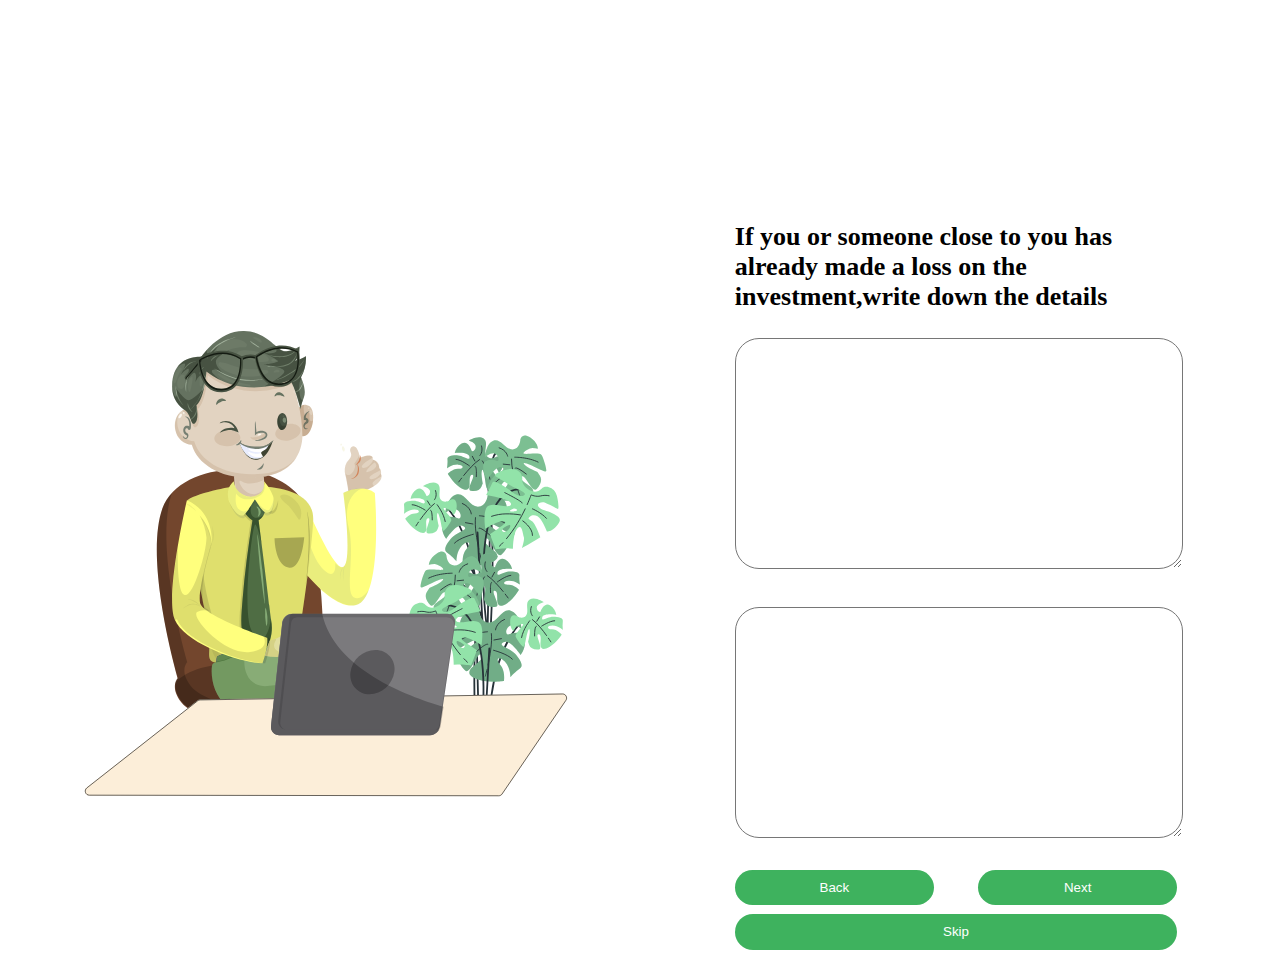
<file: Details/index.html>
<!DOCTYPE html>
<html lang="en">
<head>
    <meta charset="UTF-8">
    <meta http-equiv="X-UA-Compatible" content="IE=edge">
    <meta name="viewport" content="width=device-width, initial-scale=1.0">
    <link rel="stylesheet" href="../css/styles.css">
    <link rel="stylesheet" href="./style.css">
    <title>Details</title>
</head>
<body>
    <main>
        <section>
            <img class="imgmark" src="../img/details.svg" alt="details">
        </section>
        <section class="secondsect">
            <p class="field">
                <label for="comments" class="laberTitulo">
                    <p class="legent">If you or someone close to you has already made a loss on the investment,write down the details</p>
                </label>
                <textarea name="comments" id="comments" rows="5" maxlength="130" value required></textarea>
                <h3></h3>
                <textarea name="comments" id="comments" rows="5" maxlength="130" value required ></textarea>
            </p>
            <section class="btsection">
                <button onclick="location.href='/Invest/index.html'" id="backDetails" class="doisbotaoaccount hoverin">Back</button>
                <button onclick="textArea()" id="nextDetails" class="doisbotaoaccount hoverin">Next</button>
            </section>
            <button onclick="location.href='/Login/index.html'"class="skipbts hoverin" id="skip">Skip</button>
        </section>
    </main>
</body>
</html>
<script src="/Details/details.js" defer></script>
</file>
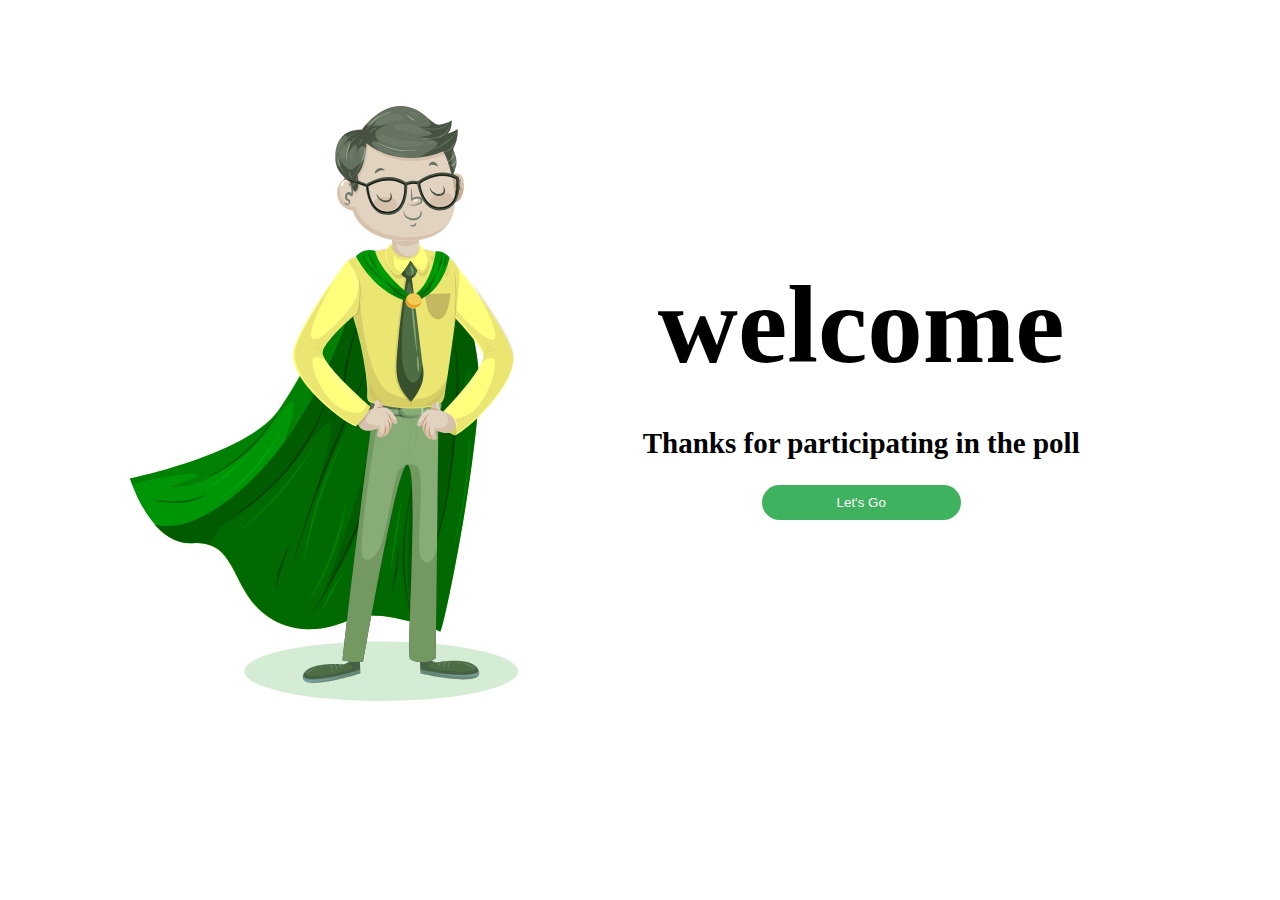
<file: Home/index.html>
<!DOCTYPE html>
<html lang="en">
<head>
    <meta charset="UTF-8">
    <meta http-equiv="X-UA-Compatible" content="IE=edge">
    <meta name="viewport" content="width=device-width, initial-scale=1.0">
    <link rel="stylesheet" href="../css/styles.css">
    <link rel="stylesheet" href="style.css">
    <title>Home</title>
</head>
<body>
    <main>
        <section class="imgall">
            <img class="imglo" src="../img/home.svg" alt="ImgUol">
        </section>
        <section class="secondsect">
            <p id="welcome">welcome</p>

            <p id="poll">Thanks for participating in the poll</p>

            <button onclick="location.href='/Markets/index.html'" class="btswelcome hoverin">Let's Go</button>
        </section>
    </main>
</body>
</html>
</file>
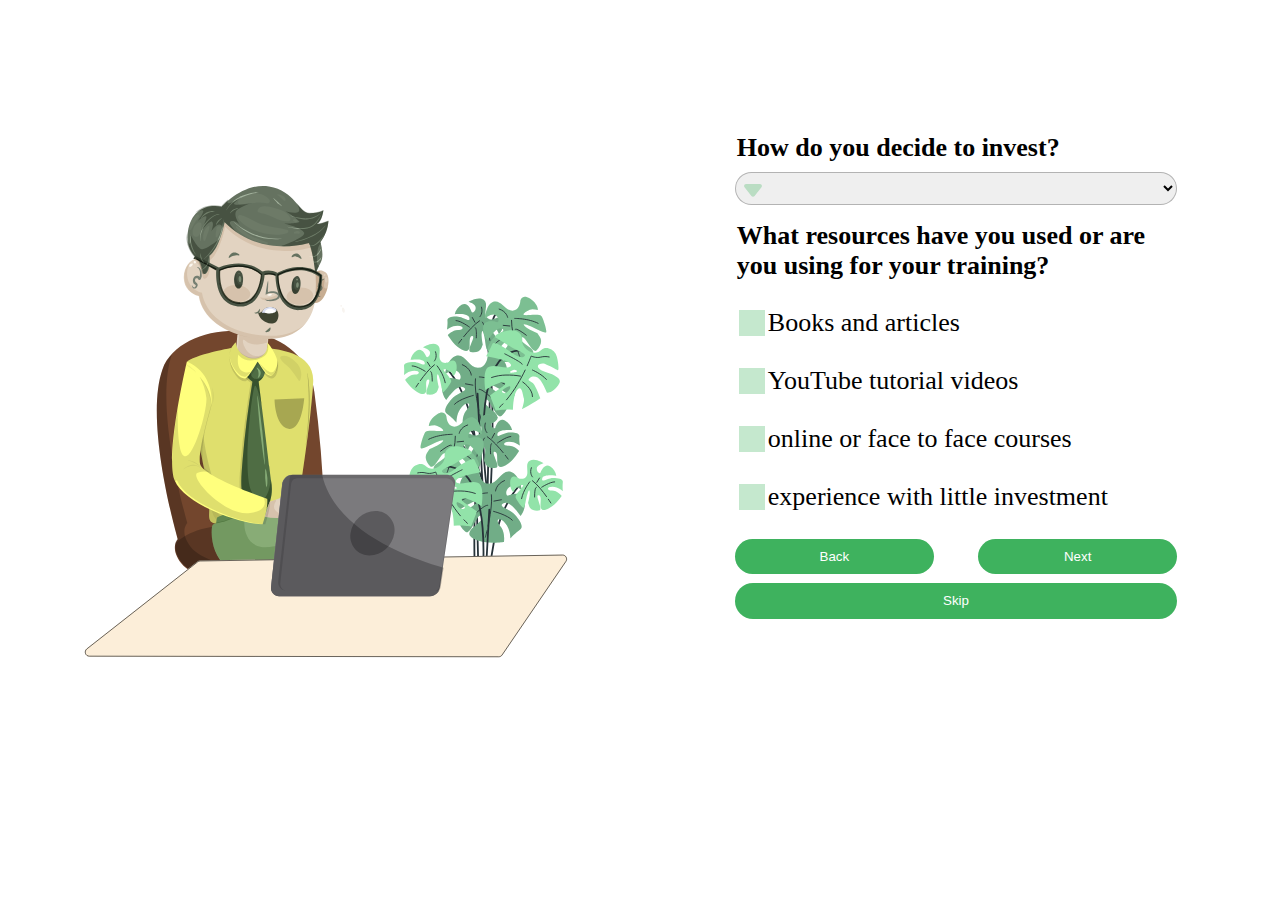
<file: Invest/index.html>
<!DOCTYPE html>
<html lang="en">
<head>
    <meta charset="UTF-8">
    <meta http-equiv="X-UA-Compatible" content="IE=edge">
    <meta name="viewport" content="width=device-width, initial-scale=1.0">
    <link rel="stylesheet" href="../css/styles.css">
    <link rel="stylesheet" href="./style.css">
    <title>Invest</title>
</head>
<body>
    <main>
        <section class="imgall">
            <img class="imgmark" src="../img/invest.svg" alt="invest">
        </section>
        <section class="secondsect">
            <form>
                <p class="field">
                    <label for="selectinvest"><legend class="legent">How do you decide to invest?</legend></label>
                    <select class="setinha" name="selectinvest" id="typeaccout" required >
                        <option value=""></option>
                        <option value="noaccount">I have not invested yet.</option>
                        <option value="haveaccount">I have invested</option>
                        <option value="analysisaccount">Account in invested</option>
                    </select>
                </p>
                <section>
                    <legend class="legent">What resources have you used or are you using for your training?</legend>
                    <p class="alinhar">
                        <input type="checkbox" name="investcoment" id="booksarticles" value="books articles"/>
                        <label for="booksarticles">Books and articles</label>
                    </p>
                    <p class="alinhar">
                        <input type="checkbox" name="investcoment" id="youtubevideos" value="youTube videos" />
                        <label for="youTubevideos">YouTube tutorial videos</label>
                    </p>
                    <p class="alinhar">
                        <input type="checkbox" name="investcoment" id="onlinecourses" value="online courses" />
                        <label for="onlinecourses">online or face to face courses </label>
                    </p>
                    <p class="alinhar">
                        <input type="checkbox" name="investcoment" id="litleinvestment" value="litle investment" />
                        <label for="litleinvestment">experience with little investment</label>
                    </p>
                </section>
                <section class="btsection">
                    <button onclick="location.href='/Account/index.html'" class="doisbotaoaccount hoverin">Back</button>
                    <button class="doisbotaoaccount hoverin" type="button" onclick="validarcheck()">Next</button>
                </section>
                <button onclick="location.href='/Details/index.html'" class="skipbts hoverin" id="skip">Skip</button>
            </form>
        </section>
    </main>
</body>
</html>
<script src="/Invest/invest.js" defer></script>
</file>
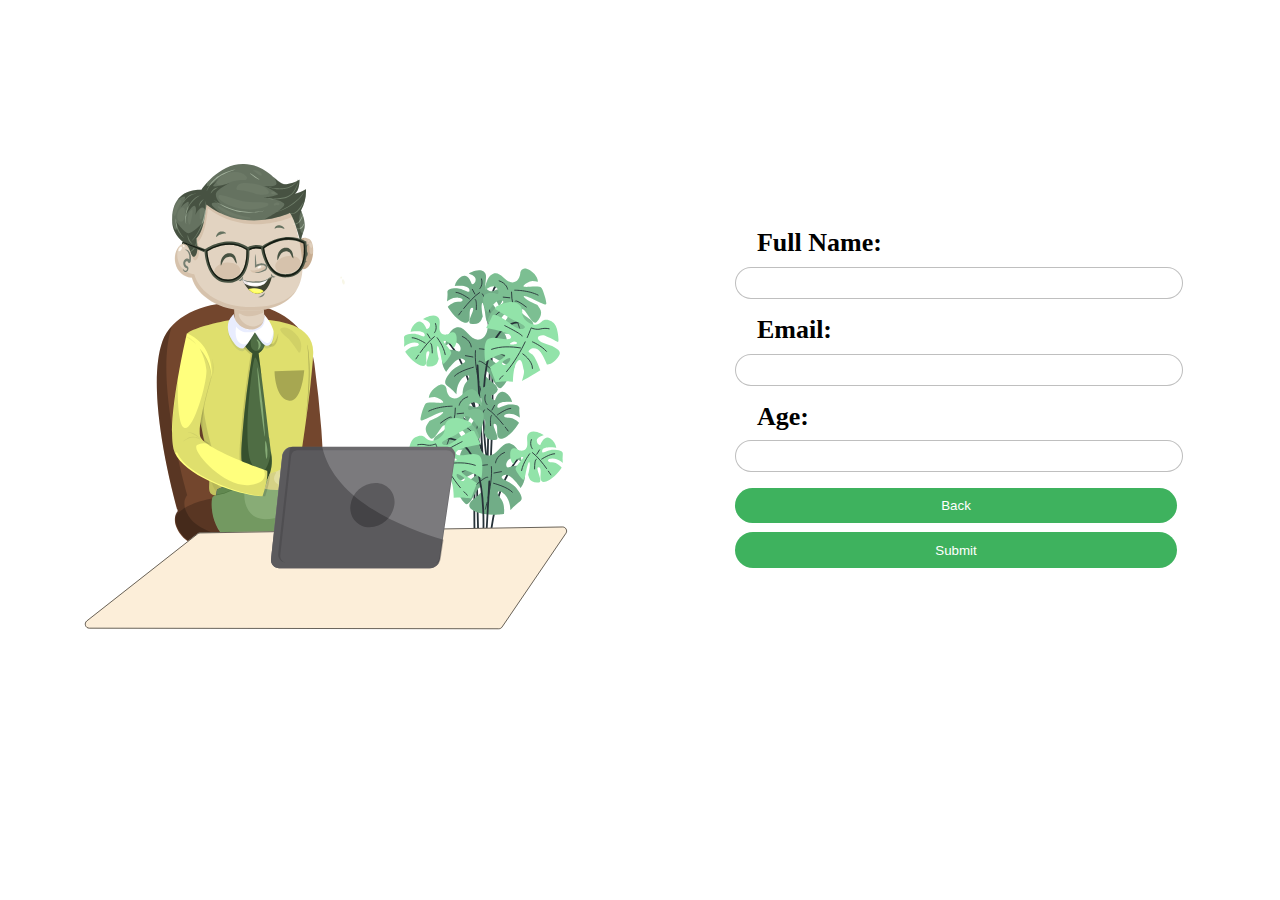
<file: Login/index.html>
<!DOCTYPE html>
<html lang="en">
<head>
    <meta charset="UTF-8">
    <meta http-equiv="X-UA-Compatible" content="IE=edge">
    <meta name="viewport" content="width=device-width, initial-scale=1.0">
    <link rel="stylesheet" href="../css/styles.css">
    <link rel="stylesheet" href="./style.css">
    <title>Login</title>
</head>
<body>
    <main>
        <section>
            <img class="imgmark" src="../img/login.svg" alt="details">
        </section>
        <section class="secondsect">
            <form action="/Home/index.html" id="form" class="form">
                <p class="form-control">
                    <label>
                        <p class="legentlogin">Full Name:</p>
                        <input type="text" class="label-standard" id="name" required/>
                    </label>
                    <small></small>
                </p>
                <p class="form-control">
                    <label>
                        <p class="legentlogin">Email:</p>
                        <input type="text" class="label-standard" id="email" required/>
                    </label>
                    <small></small>
                </p>
                <p class="form-control">
                    <label>
                    </label>
                </p>
                    <p class="legentlogin">Age:</p>
                    <input type="number" class="label-standard" id="age" required/>
                    </label>
                    <small></small>
                </p>
                <section class="btsection">
                    <button  onclick="location.href='/Details/index.html'" class="loginbotao hoverin">Back</button>
                </section>
                <button class="skipbts hoverin" id="submit">Submit</button>
            </form>
        </section>
    </main>
</body>
</html>

<script src="/Login/login.js" defer></script>
</file>
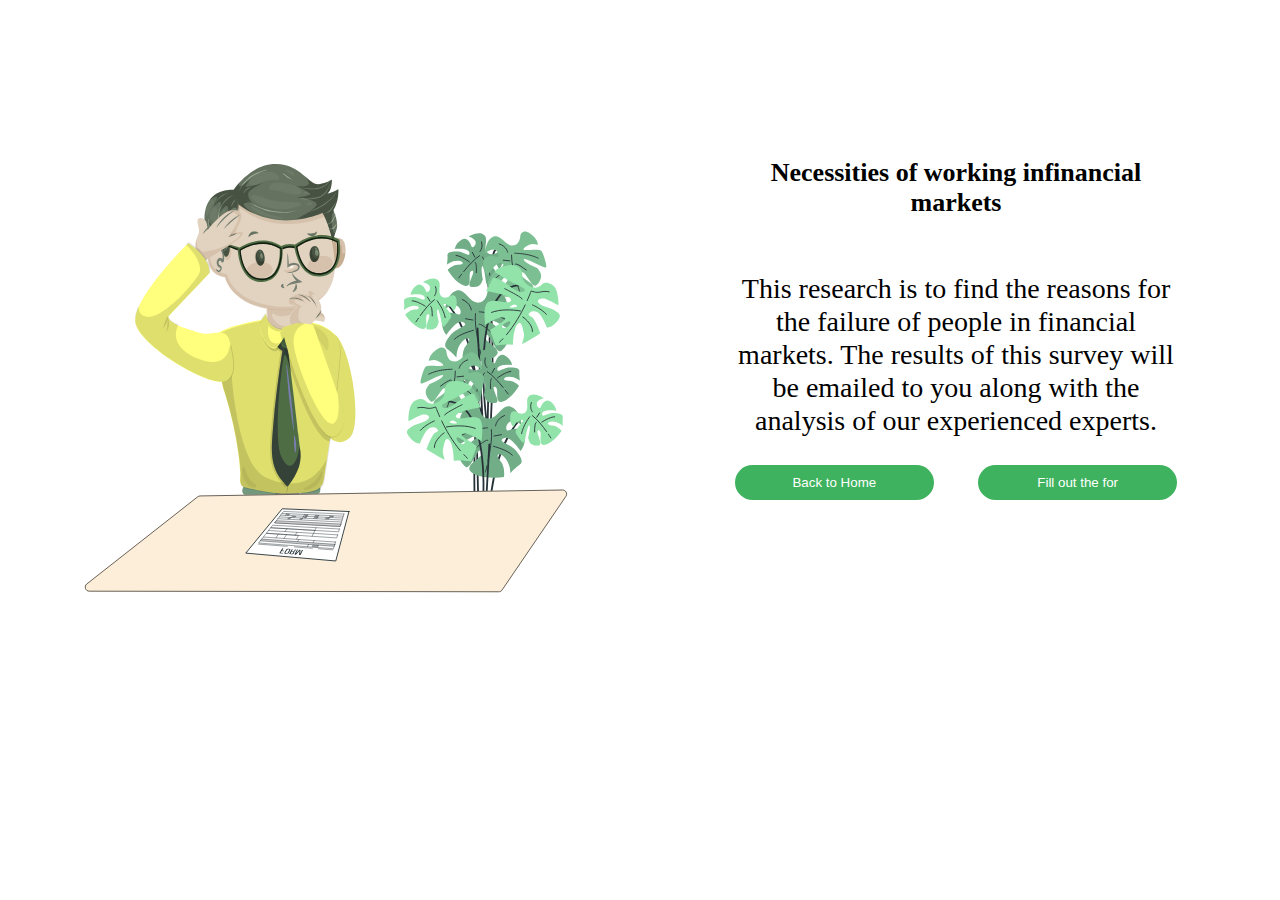
<file: Markets/index.html>
<!DOCTYPE html>
<html lang="en">
<head>
    <meta charset="UTF-8">
    <meta http-equiv="X-UA-Compatible" content="IE=edge">
    <meta name="viewport" content="width=device-width, initial-scale=1.0">
    <link rel="stylesheet" href="../css/styles.css">
    <link rel="stylesheet" href="./style.css">
    <title>Markets</title>
</head>
<body>
    <main>
        <section class="imgall">
            <img class="imgmark" src="../img/market.svg" alt="market">
        </section>
        <section class="secondsect">
            <p class="legentcenter">Necessities of working infinancial markets</p>

            <p id="textfinan">This research is to find the reasons for the failure of people in financial markets. 
                The results of this survey will be emailed to you along with the analysis of our experienced experts.
            </p>
            <section class="btsection">
                <button onclick="location.href='/Home/index.html'" id="btbackf" class="doisbotaoaccount hoverin">Back to Home</button>
                <button  onclick="location.href='/Account/index.html'" id="btnextf"class="doisbotaoaccount hoverin">Fill out the for</button>
            </section>
        </section>
    </main>
</body>
</html>
</file>
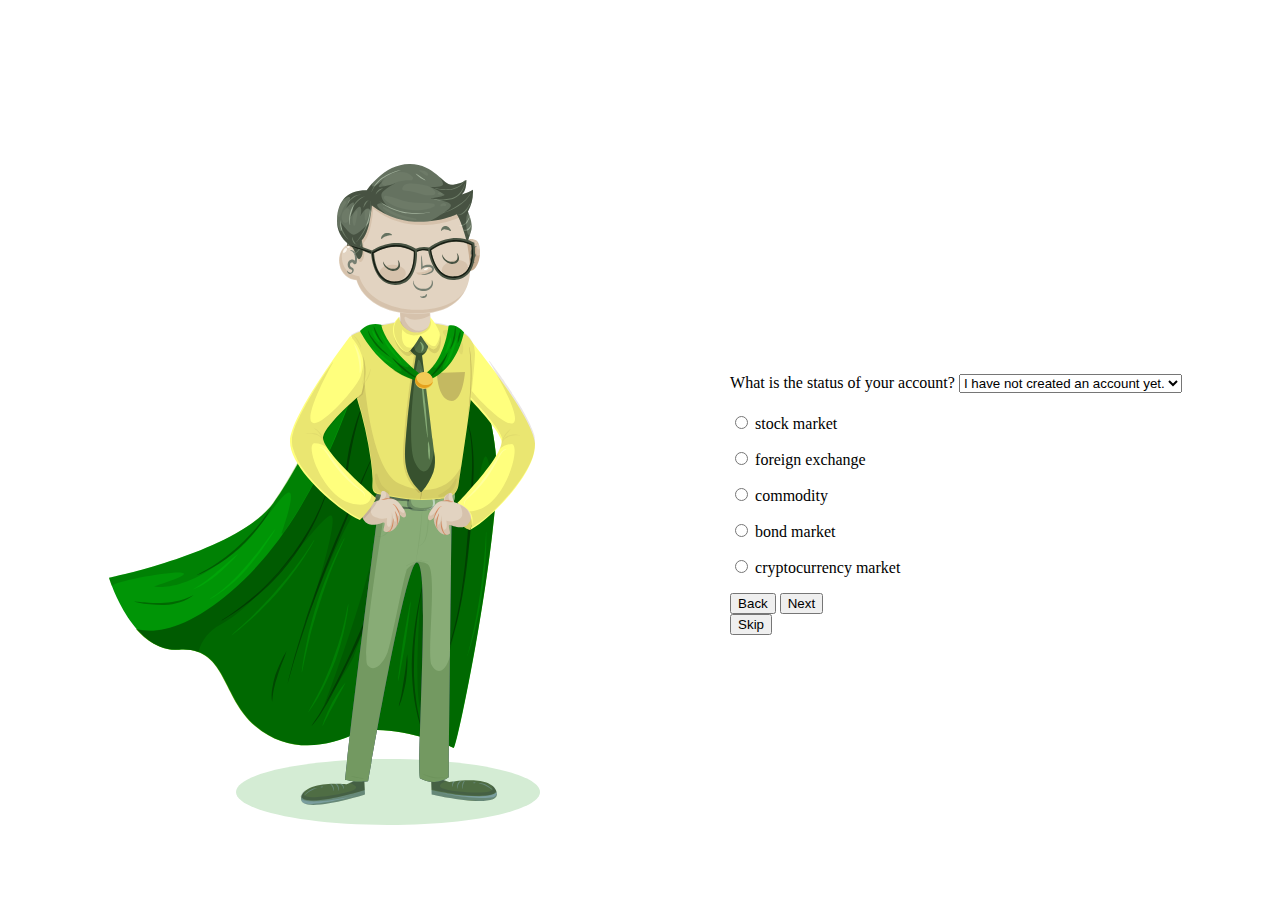
<file: acount.html>
<!DOCTYPE html>
<html lang="en">
<head>
    <meta charset="UTF-8">
    <meta http-equiv="X-UA-Compatible" content="IE=edge">
    <meta name="viewport" content="width=device-width, initial-scale=1.0">
    <link rel="stylesheet" href="../css/styles.css">
    <title>Home</title>
</head>
<body>
    <main>
        <section>
            <img class="imgall" src="../img/animacao.svg" alt="Rogerinho">
        </section>
        <section>
            <p class="field">
                <label for="whycontacting" class="">What is the status of your account?</label>
                <select name="whycontacting" id="whycontacting">
                    <option value="noaccount">I have not created an account yet.</option>
                    <option value="haveaccount">I have account</option>
                    <option value="analysisaccount">Account in analysis</option>
                </select>
            </p>

            <h2></h2>
                <p>
                    <input type="radio" name="stock market" id="stock market" value="stock market" />
                    <label for="contacttime1">stock market</label>
                </p>
                <p>
                    <input type="radio" name="foreign exchange" id="foreign exchange" value="foreign exchange" />
                    <label for="contacttime2">foreign exchange</label>
                </p>
                <p>
                    <input type="radio" name="commodity" id="commodity" value="commodity" />
                    <label for="contacttime3">commodity</label>
                </p>
                <p>
                    <input type="radio" name="bond market" id="bond market" value="bond market" />
                    <label for="contacttime3">bond market</label>
                </p>
                <p>
                    <input type="radio" name="cryptmarket" id="cryptmarket" value="cryptmarket" />
                    <label for="contacttime3">cryptocurrency market</label>
                </p>
            <section>
                <button class="tdsbotao">Back</button>
                <button class="tdsbotao">Next</button>
            </section>
            <button id="skip">Skip</button>
        </section>
    </main>
</body>
</html>
</file>
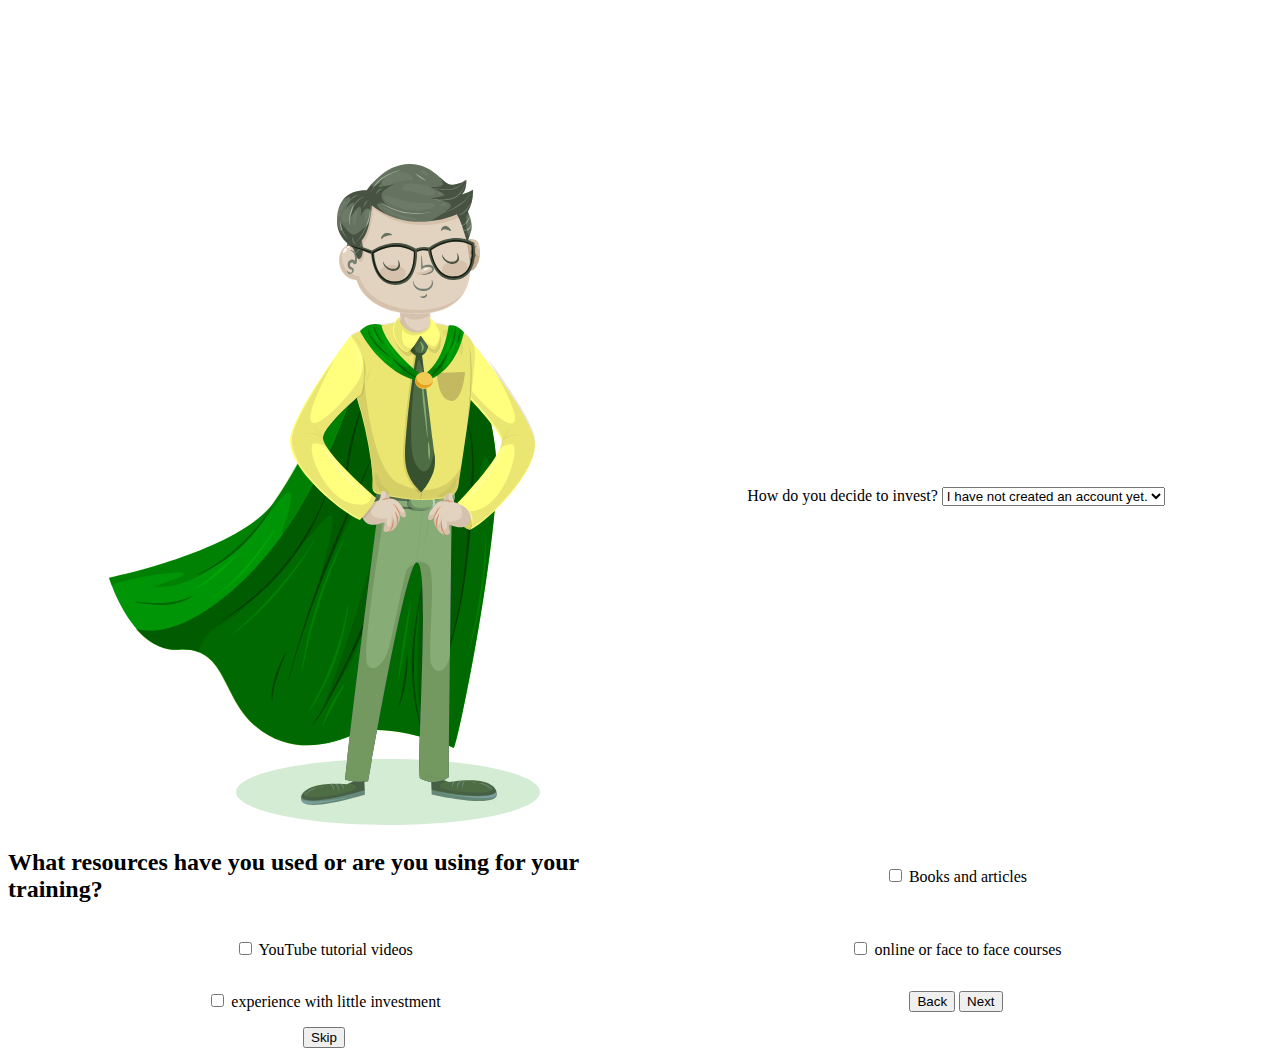
<file: invest.html>
<!DOCTYPE html>
<html lang="en">
<head>
    <meta charset="UTF-8">
    <meta http-equiv="X-UA-Compatible" content="IE=edge">
    <meta name="viewport" content="width=device-width, initial-scale=1.0">
    <link rel="stylesheet" href="../css/styles.css">
    <title>Home</title>
</head>
<body>
    <main>
        <section>
            <img class="imgall" src="../img/animacao.svg" alt="Rogerinho">
        </section>
            <p class="field">
                <label for="whycontacting" class="">How do you decide to invest?</label>
                <select name="whycontacting" id="whycontacting">
                    <option value="noaccount">I have not created an account yet.</option>
                    <option value="haveaccount">I have account</option>
                    <option value="analysisaccount">Account in analysis</option>
                </select>
            </p>
            <h2>What resources have you used or are you using for your training?</h2>
            <p>
                <input type="checkbox" name="books articles" id="books articles" value="books articles" />
                <label for="box1">Books and articles</label>
            </p>
            <p>
                <input type="checkbox" name="youTube videos" id="youTube videos" value="youTube videos" />
                <label for="box2">YouTube tutorial videos</label>
            </p>
            <p>
                <input type="checkbox" name="online courses" id="online courses" value="online courses" />
                <label for="box3">online or face to face courses </label>
            </p>
            <p>
                <input type="checkbox" name="litle investment" id="litle investment" value="litle investment" />
                <label for="box4">experience with little investment</label>
            </p>
    <section>
        <button class="tdsbotao">Back</button>
        <button class="tdsbotao">Next</button>
    </section>
    <button id="skip">Skip</button>
        </section>
    </main>
</body>
</html>
</file>
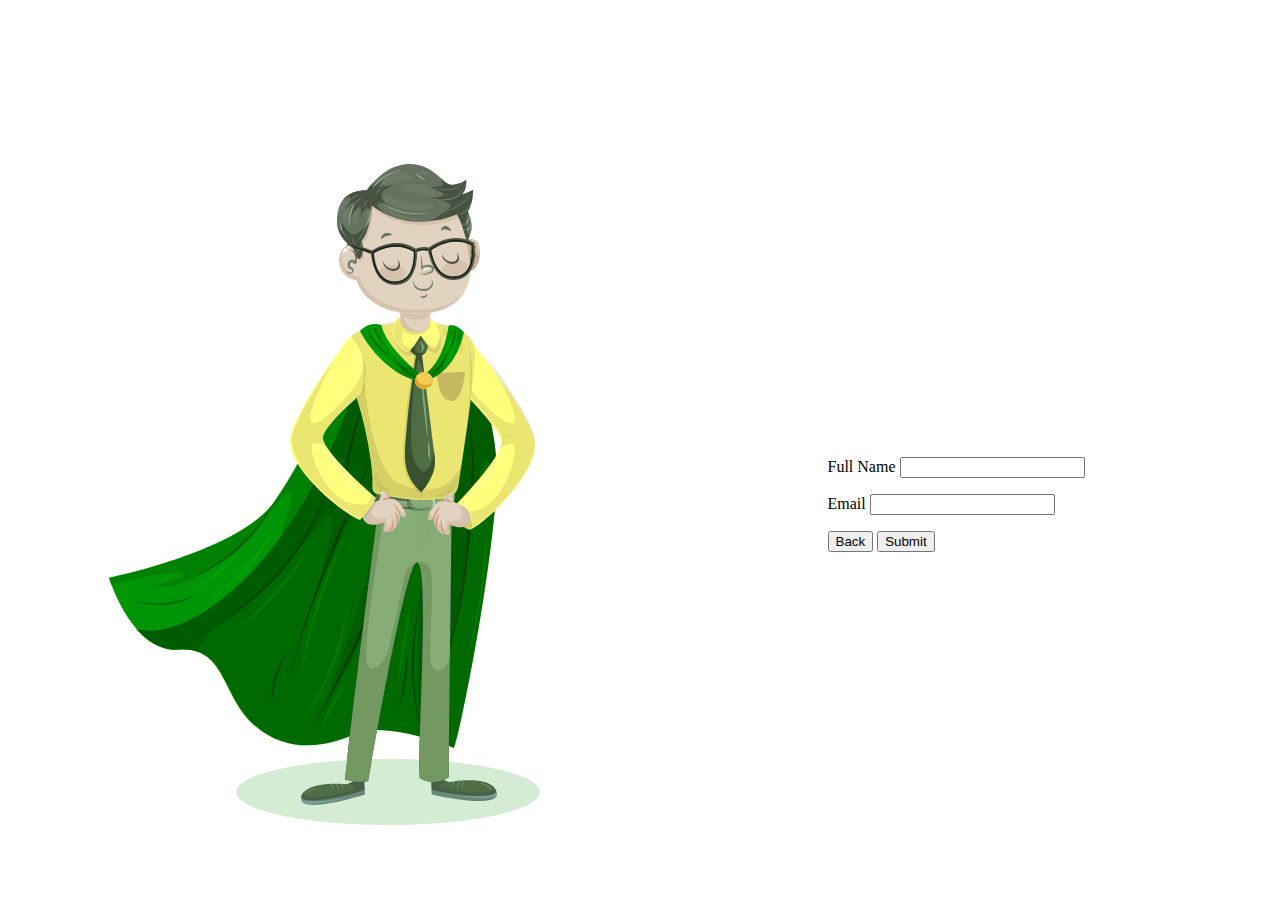
<file: login.html>
<!DOCTYPE html>
<html lang="en">
<head>
    <meta charset="UTF-8">
    <meta http-equiv="X-UA-Compatible" content="IE=edge">
    <meta name="viewport" content="width=device-width, initial-scale=1.0">
    <link rel="stylesheet" href="../css/styles.css">
    <title>Home</title>
</head>
<body>
    <main>
        <section>
            <img class="imgall" src="../img/animacao.svg" alt="Rogerinho">
        </section>
        <section>
            <form action="">
                <p class="field">
                    <label class="label-standard">
                        Full Name
                        <input type="text" name="name" required/>
                    </label>
                </p>
                <p class="field">
                    <label class="label-standard">
                        Email
                        <input type="text" name="email" required/>
                    </label>
                </p>
                <section>
                    <button class="tdsbotao">Back</button>
                    <button>Submit</button>
                </section>
            </form>
        </section>
    </main>
</body>
</html>
</file>
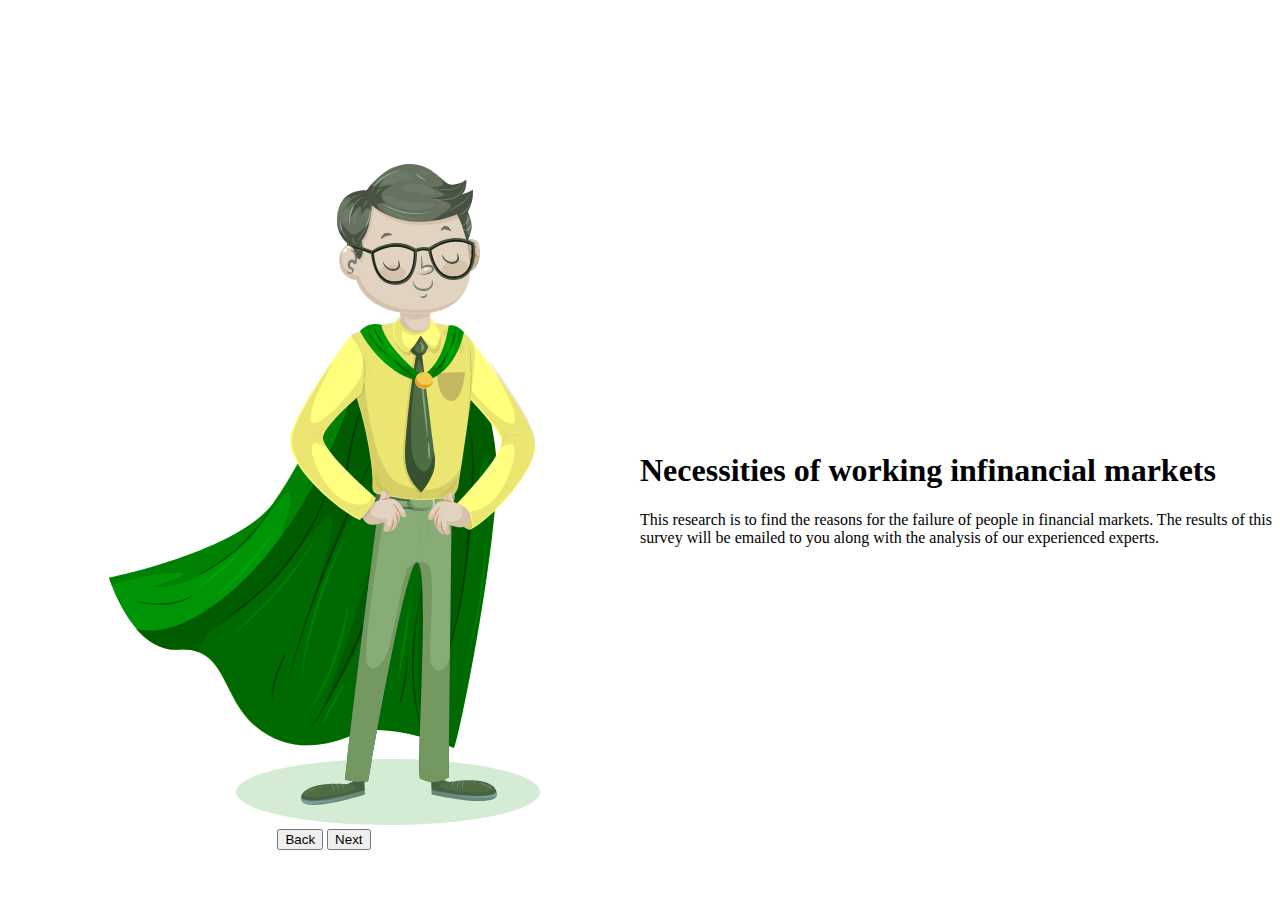
<file: markets.html>
<!DOCTYPE html>
<html lang="en">
<head>
    <meta charset="UTF-8">
    <meta http-equiv="X-UA-Compatible" content="IE=edge">
    <meta name="viewport" content="width=device-width, initial-scale=1.0">
    <link rel="stylesheet" href="../css/styles.css">
    <title>Home</title>
</head>
<body>
    <main>
        <section>
            <img class="imgall" src="../img/animacao.svg" alt="Rogerinho">
        </section>
        <section>
            <h1 id="welcome">Necessities of working infinancial markets</h1>

            <p id="poll">This research is to find the reasons for the failure of people in financial markets. 
                The results of this survey will be emailed to you along with the analysis of our experienced experts.
            </p>
        </section>
        <section>
            <button class="tdsbotao">Back</button>
            <button class="tdsbotao">Next</button>
        </section>
    </main>
</body>
</html>
</file>
<file: css/styles.css>
/* body{
    display: grid;
} */
main{
    display: grid;
    grid-template-columns: repeat(auto-fit,minmax(100%,1fr));;
    grid-template-rows: repeat(auto-fit,minmax(50%,1fr));
    margin-top: 10%;
    align-items: center;
    justify-items: center;
}

.btswelcome{
    width: 199px;
    height: 35.55px;
    background: #3EB25E;
    border-radius: 35px;
    color: #ffffff;
    border: none;
}

.btsection{
    display: flex;
    justify-content: space-between;
    margin-bottom: 2%;
}   

.doisbotao{
    width: 150px;
    background: #3EB25E;
    border-radius: 35px;
    color: #ffffff;
    margin-inline: 4%;
    height: 35px;
}

.skipbts{
    width: 100%;
    height: 36px;
    background: #3EB25E;
    border-radius: 35px;
    color: #ffffff;
    margin-bottom: 5%;
    border: none;
}

.hoverin:hover{
    background-color: #FFFF7D;
    color: #000000;
    opacity: 1s;
}

.legent{
    font-family: 'Roboto';
    font-style: normal;
    font-weight: 700;
    font-size: 16px;
    line-height: 19px;
    color: #000000;
}

.legentcenter{
    font-family: 'Roboto';
    font-style: normal;
    font-weight: 700;
    font-size: 16px;
    line-height: 19px;
    text-align: center;
    color: #000000;
}


.setinha{
    background-image: url(/img/setinha.svg);
    background-repeat: no-repeat;
    background-position: 2% 60%;
    padding: 3px 0px 0px 24px;
}

.doisbotaoaccount{
    width: 45%;
    background: #3EB25E;
    border-radius: 35px;
    color: #ffffff;
    height: 35px;
    border: none;
}

#selectinvest{
    box-sizing: border-box;
    padding: 2px 0px 0px 30px;
    width: 100%;
    height: 30px;
    border: 1px solid rgba(0, 0, 0, 0.25);
    border-radius: 20px;
}

.alinhar{
    display: flex;
    font-family: 'Roboto';
    font-style: normal;
    font-weight: 400;
    font-size: 16px;
    line-height: 21px;
    color: #000000;
    align-items: center;
}

#selectinvest{
    box-sizing: border-box;
    padding: 2px 0px 0px 30px;
    width: 100%;
    height: 30px;
    border: 1px solid rgba(0, 0, 0, 0.25);
    border-radius: 20px;
    font-family: 'roboto';
    font-size: 20px;
}

#typeaccout{
    width: 100%; 
    border: 1px solid rgba(0, 0, 0, 0.25);
    border-radius: 20px;
    height: 40px;
    font-family: 'Roboto';
    font-style: normal;
    font-weight: 400;
    font-size: 16px;
    line-height: 19px;
    text-align: center;
    color: #000000;
    margin-top: 2%;
}


@media screen and (min-width: 768px) {
    .legent{
        font-size: 26px;
        line-height: 30px;
    }
    .legentcenter{
        font-size: 26px;
        line-height: 30px;
        text-align: center;
    }
    .alinhar{
        font-size: 26px;
        line-height: 42px;
    }
    #typeaccout{
        width: 100%; 
        border: 1px solid #00000040;
        border-radius: 20px;
        height: 33px;
        font-family: 'Roboto';
        font-style: normal;
        font-weight: 400;
        font-size: 27px;
        line-height: 32px;
        text-align: center;
        color: #000000;
        margin-top: 2%;
    }
    .setinha{
        background-image: url(/img/setinha.svg);
        background-repeat: no-repeat;
        background-position: 2% 60%;
        padding: 0 0px 0px 29px;
    }
    
}
    
@media screen and (min-width: 1200px) {
    main{
        display: grid;
        grid-template-columns: repeat(auto-fit,minmax(50%,1fr));
        margin-top: 13%;
        align-items: center;
        justify-items: center;
    }
}
</file>
<file: Details/style.css>
.imgmark{
    width: 90%;
    max-width: 700px;
    margin-left: 5%;
}
.secondsect{
    width: 70%;
    display: flex;
    flex-flow: column;
    height: 122%;
}

.laberTitulo{
    display: flex;
}

textarea{
    border-radius: 24px;
    width: 100%;
    height: 131px;
}

@media screen and (min-width: 1200px) {
    .secondsect{
        height: auto;
    }
    textarea{
        height: 225px;
    }
}
</file>
<file: Home/style.css>
.imgall{
    display: flex;
    justify-content: center;
}
.imglo{
    width: 60%;
    max-width: 700px;
    padding: 5px 50px 0 0;
}

.secondsect{
    width: 100%;
    display: flex;
    flex-flow: column;
    align-items: center;
}

#welcome{
    font-family: 'Roboto';
    font-style: normal;
    font-weight: 700;
    font-size: 53px;
    line-height: 62px;
    text-align: center;
    color: #000000;
    margin-bottom: 1%;
}
#poll{
    font-family: 'Roboto';
    font-style: normal;
    font-weight: 700;
    font-size: 24px;
    line-height: 28px;
    text-align: center;
    margin-bottom: 4%;

    color: #000000;
}

@media screen and (min-width: 768px) {
        #welcome{
            font-size: 111px;
            line-height: 130px;
        }
        #poll{
            font-size: 29px;
            line-height: 34px;
        }
}

@media screen and (min-width: 1024px) {
    .imglo {
    width: 90%;
    padding: 10% 0 0 0;
    }
    .imglo {
        width: 90%;
    }
}

@media screen and (min-width: 1200px) {
    main {
        margin-top: 5%;
    }
    .secondsect {
        margin: 0px 30% 15% 0%;
    }
    .imglo {
        width: 90%;
        padding: 10% 0 0 0;
    }
}
</file>
<file: Invest/style.css>
.imgmark{
    width: 90%;
    max-width: 700px;
    margin-left: 5%;
}
.secondsect{
    width: 70%;
    display: flex;
    flex-flow: column;
    height: 110%;
}

input[type="checkbox"]{
    width: 13.82px;
    height: 13.82px;
    background: rgba(62, 178, 94, 0.3);
    appearance: none;
 }

input[type="checkbox"]:checked{
    background: #3EB25E;
}

@media screen and (min-width: 768px) {
    .legent{
        font-size: 26px;
        line-height: 30px;
    }
    .legentcenter{
        font-size: 26px;
        line-height: 30px;
        text-align: center;
    }
    .alinhar{
        line-height: 30px;
    }
    input[type="checkbox"]{    
        width: 26px;
        height: 26px;
     }
}
    

@media screen and (min-width: 1200px) {
    .secondsect{
        height: 118%;
    }
}
</file>
<file: Login/style.css>
.imgmark{
    width: 90%;
    max-width: 700px;
    margin-left: 5%;
}
.secondsect{
    width: 70%;
    display: flex;
    flex-flow: column;

}

.laberTitulo{
    display: flex;
}

.label-standard{
    width: 100%;
    height: 28px;
    border: 1px solid rgba(0, 0, 0, 0.25);
    border-radius: 20px;

}

.loginbotao{
    width: 100%;
    background: #3EB25E;
    border-radius: 35px;
    color: #ffffff;
    height: 35px;
    border: none;
}

.legentlogin{
    font-family: 'Roboto';
    font-style: normal;
    font-weight: 700;
    font-size: 16px;
    line-height: 19px;
    color: #000000;
    margin: 0 5%;
}


@media screen and (min-width: 768px) {
    
    .legentlogin{
        font-size: 26px;
        line-height: 30px;
        margin: 2% 5%;
    }
}
</file>
<file: Markets/style.css>
.imgmark{
    width: 90%;
    max-width: 700px;
    margin-left: 5%;
}

#textfinan{
    font-family: 'Roboto';
    font-style: normal;
    font-weight: 400;
    font-size: 18px;
    line-height: 21px;
    text-align: center;
    color: #000000;
}
.secondsect{
    width: 70%;
    display: flex;
    flex-flow: column;
    height: 115%;
}


@media screen and (min-width: 767px) {
    main{
        margin-top: 5%;
    }
    .secondsect{
        width: 55%;
        display: flex;
        flex-flow: column;
    }
    #textfinan{
        font-size: 28px;
        line-height: 33px;
    }
}

@media screen and (min-width: 1200px) {
    
    main{
        margin-top: 13%;
    }
    .secondsect{
        width: 70%;
        display: flex;
        flex-flow: column;
    }
}
</file>
